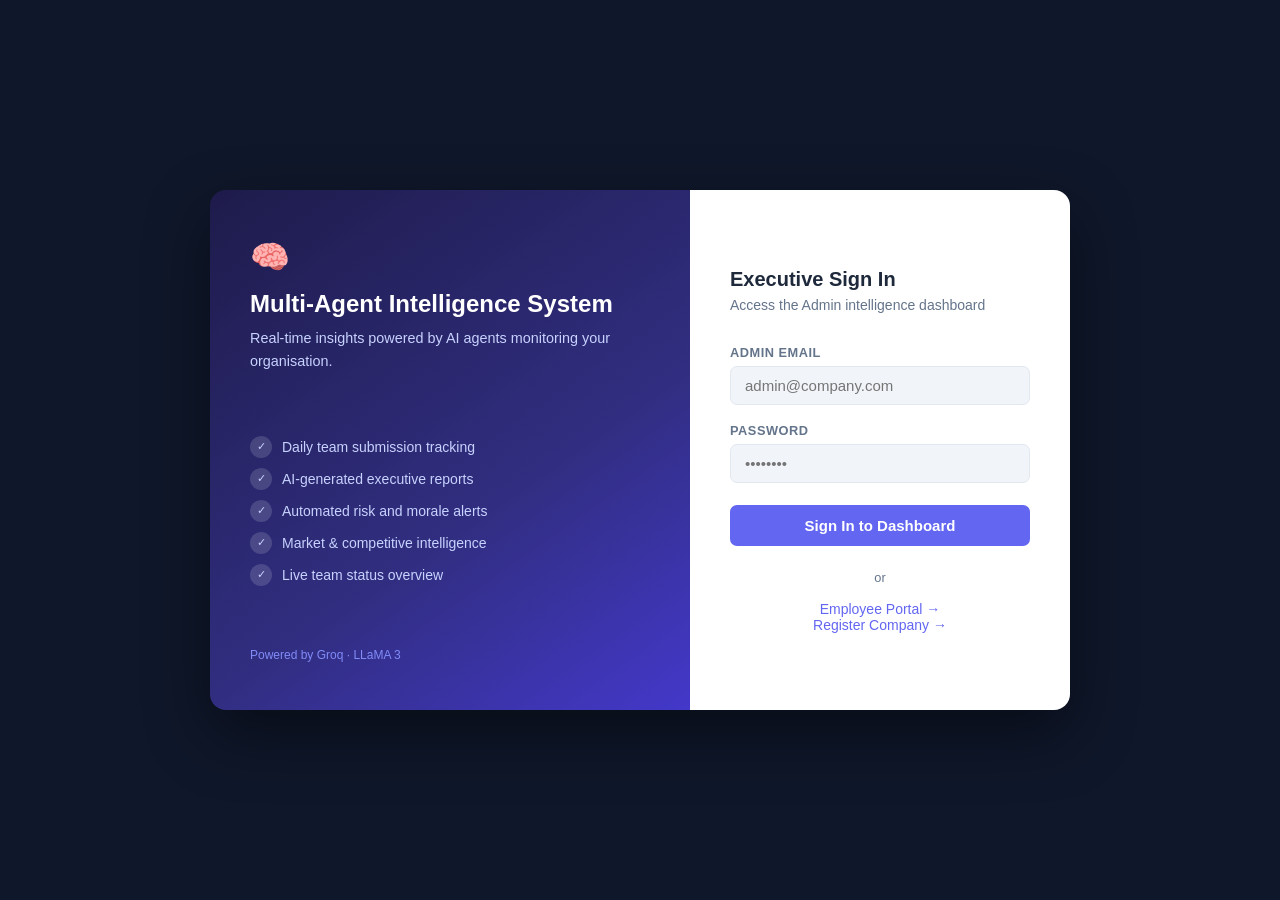
<file: frontend/admin/index.html>
<!DOCTYPE html>
<html lang="en">
<head>
  <meta charset="UTF-8" />
  <meta name="viewport" content="width=device-width, initial-scale=1.0" />
  <title>Admin Dashboard – Sign In</title>
  <style>
    *, *::before, *::after { box-sizing: border-box; margin: 0; padding: 0; }

    :root {
      --dark:      #0f172a;
      --accent:    #6366f1;
      --accent-h:  #4f46e5;
      --accent-lt: #eef2ff;
      --error:     #dc2626;
      --error-lt:  #fef2f2;
      --text:      #1e293b;
      --muted:     #64748b;
      --border:    #e2e8f0;
      --bg:        #f1f5f9;
      --surface:   #ffffff;
      --radius:    10px;
    }

    body {
      font-family: -apple-system, BlinkMacSystemFont, 'Segoe UI', sans-serif;
      background: var(--dark);
      color: var(--text);
      min-height: 100vh;
      display: flex;
      align-items: center;
      justify-content: center;
      padding: 1rem;
    }

    /* ── Two-panel layout ── */
    .shell {
      display: flex;
      width: 100%;
      max-width: 860px;
      min-height: 520px;
      border-radius: 16px;
      overflow: hidden;
      box-shadow: 0 24px 64px rgba(0,0,0,.45);
    }

    /* ── Left panel (branding) ── */
    .left-panel {
      flex: 1;
      background: linear-gradient(145deg, #1e1b4b 0%, #312e81 60%, #4338ca 100%);
      color: #fff;
      padding: 3rem 2.5rem;
      display: flex;
      flex-direction: column;
      justify-content: space-between;
    }
    .left-panel .logo {
      font-size: 2rem;
      margin-bottom: .75rem;
    }
    .left-panel h1 {
      font-size: 1.5rem;
      font-weight: 800;
      line-height: 1.3;
      margin-bottom: .5rem;
    }
    .left-panel p {
      font-size: .9rem;
      color: #c7d2fe;
      line-height: 1.6;
    }
    .features {
      list-style: none;
      display: flex;
      flex-direction: column;
      gap: .625rem;
    }
    .features li {
      display: flex;
      align-items: center;
      gap: .625rem;
      font-size: .875rem;
      color: #c7d2fe;
    }
    .features li::before {
      content: '✓';
      background: rgba(255,255,255,.15);
      border-radius: 50%;
      width: 22px;
      height: 22px;
      display: flex;
      align-items: center;
      justify-content: center;
      font-size: .7rem;
      flex-shrink: 0;
    }
    .powered-by {
      font-size: .75rem;
      color: #818cf8;
    }

    /* ── Right panel (form) ── */
    .right-panel {
      width: 380px;
      flex-shrink: 0;
      background: var(--surface);
      padding: 3rem 2.5rem;
      display: flex;
      flex-direction: column;
      justify-content: center;
    }
    .right-panel h2 {
      font-size: 1.25rem;
      font-weight: 700;
      margin-bottom: .375rem;
    }
    .right-panel .sub {
      font-size: .875rem;
      color: var(--muted);
      margin-bottom: 2rem;
    }

    /* ── Form ── */
    .field { margin-bottom: 1.125rem; }
    .field label {
      display: block;
      font-size: .8rem;
      font-weight: 600;
      color: var(--muted);
      text-transform: uppercase;
      letter-spacing: .04em;
      margin-bottom: .375rem;
    }
    .field input {
      width: 100%;
      padding: .625rem .875rem;
      border: 1.5px solid var(--border);
      border-radius: 7px;
      font-size: .9375rem;
      color: var(--text);
      background: var(--bg);
      outline: none;
      transition: border-color .15s, box-shadow .15s;
    }
    .field input:focus {
      border-color: var(--accent);
      box-shadow: 0 0 0 3px rgba(99,102,241,.16);
      background: var(--surface);
    }

    .error-banner {
      display: none;
      align-items: center;
      gap: .5rem;
      background: var(--error-lt);
      border: 1px solid #fca5a5;
      border-radius: 7px;
      padding: .6rem .875rem;
      margin-bottom: 1rem;
      font-size: .875rem;
      color: var(--error);
    }
    .error-banner.visible { display: flex; }

    .btn {
      width: 100%;
      padding: .75rem 1rem;
      background: var(--accent);
      color: #fff;
      border: none;
      border-radius: 7px;
      font-size: .9375rem;
      font-weight: 600;
      cursor: pointer;
      transition: background .15s, opacity .15s;
      margin-top: .25rem;
    }
    .btn:hover    { background: var(--accent-h); }
    .btn:disabled { opacity: .6; cursor: not-allowed; }

    .divider {
      text-align: center;
      margin: 1.5rem 0 1rem;
      font-size: .8rem;
      color: var(--muted);
    }
    .emp-link {
      display: block;
      text-align: center;
      font-size: .875rem;
      color: var(--accent);
      text-decoration: none;
      font-weight: 500;
    }
    .emp-link:hover { text-decoration: underline; }

    /* ── Responsive: hide left panel on small screens ── */
    @media (max-width: 640px) {
      .shell       { flex-direction: column; max-width: 420px; }
      .left-panel  { display: none; }
      .right-panel { width: 100%; padding: 2rem 1.5rem; }
    }
  </style>
</head>
<body>

  <div class="shell">

    <!-- Left branding panel -->
    <div class="left-panel">
      <div>
        <div class="logo">🧠</div>
        <h1>Multi-Agent Intelligence System</h1>
        <p>Real-time insights powered by AI agents monitoring your organisation.</p>
      </div>

      <ul class="features">
        <li>Daily team submission tracking</li>
        <li>AI-generated executive reports</li>
        <li>Automated risk and morale alerts</li>
        <li>Market &amp; competitive intelligence</li>
        <li>Live team status overview</li>
      </ul>

      <span class="powered-by">Powered by Groq · LLaMA 3</span>
    </div>

    <!-- Right login form -->
    <div class="right-panel">
      <h2>Executive Sign In</h2>
      <p class="sub">Access the Admin intelligence dashboard</p>

      <div class="error-banner" id="error-banner" role="alert">
        <span>⚠</span>
        <span id="error-text">Invalid credentials.</span>
      </div>

      <form id="login-form" novalidate>
        <div class="field">
          <label for="email">Admin Email</label>
          <input id="email" type="email" autocomplete="email"
                 placeholder="admin@company.com" required />
        </div>
        <div class="field">
          <label for="password">Password</label>
          <input id="password" type="password" autocomplete="current-password"
                 placeholder="••••••••" required />
        </div>
        <button class="btn" type="submit" id="submit-btn">Sign In to Dashboard</button>
      </form>

      <div class="divider">or</div>
      <a class="emp-link" href="/employee/">Employee Portal →</a>
      <a class="emp-link" href="/register/">Register Company →</a>
    </div>

  </div>

  <script>
    const API       = window.location.origin;
    const TOKEN_KEY = 'admin_token';

    if (localStorage.getItem(TOKEN_KEY)) {
      window.location.replace('dashboard.html');
    }

    const form      = document.getElementById('login-form');
    const btn       = document.getElementById('submit-btn');
    const banner    = document.getElementById('error-banner');
    const errorText = document.getElementById('error-text');

    function showError(msg) {
      errorText.textContent = msg;
      banner.classList.add('visible');
    }

    form.addEventListener('submit', async (e) => {
      e.preventDefault();
      banner.classList.remove('visible');

      const email    = document.getElementById('email').value.trim();
      const password = document.getElementById('password').value;

      if (!email || !password) { showError('Please enter your email and password.'); return; }

      btn.disabled    = true;
      btn.textContent = 'Signing in…';

      try {
        const res = await fetch(`${API}/api/auth/login/ceo`, {
          method:  'POST',
          headers: { 'Content-Type': 'application/json' },
          body:    JSON.stringify({ email, password }),
        });

        if (res.ok) {
          const { access_token } = await res.json();
          localStorage.setItem(TOKEN_KEY, access_token);
          window.location.replace('dashboard.html');
        } else {
          const data = await res.json().catch(() => ({}));
          showError(data.detail || 'Invalid Admin credentials.');
          btn.disabled    = false;
          btn.textContent = 'Sign In to Dashboard';
        }
      } catch {
        showError('Cannot reach the server. Please try again.');
        btn.disabled    = false;
        btn.textContent = 'Sign In to Dashboard';
      }
    });
  </script>
</body>
</html>
</file>
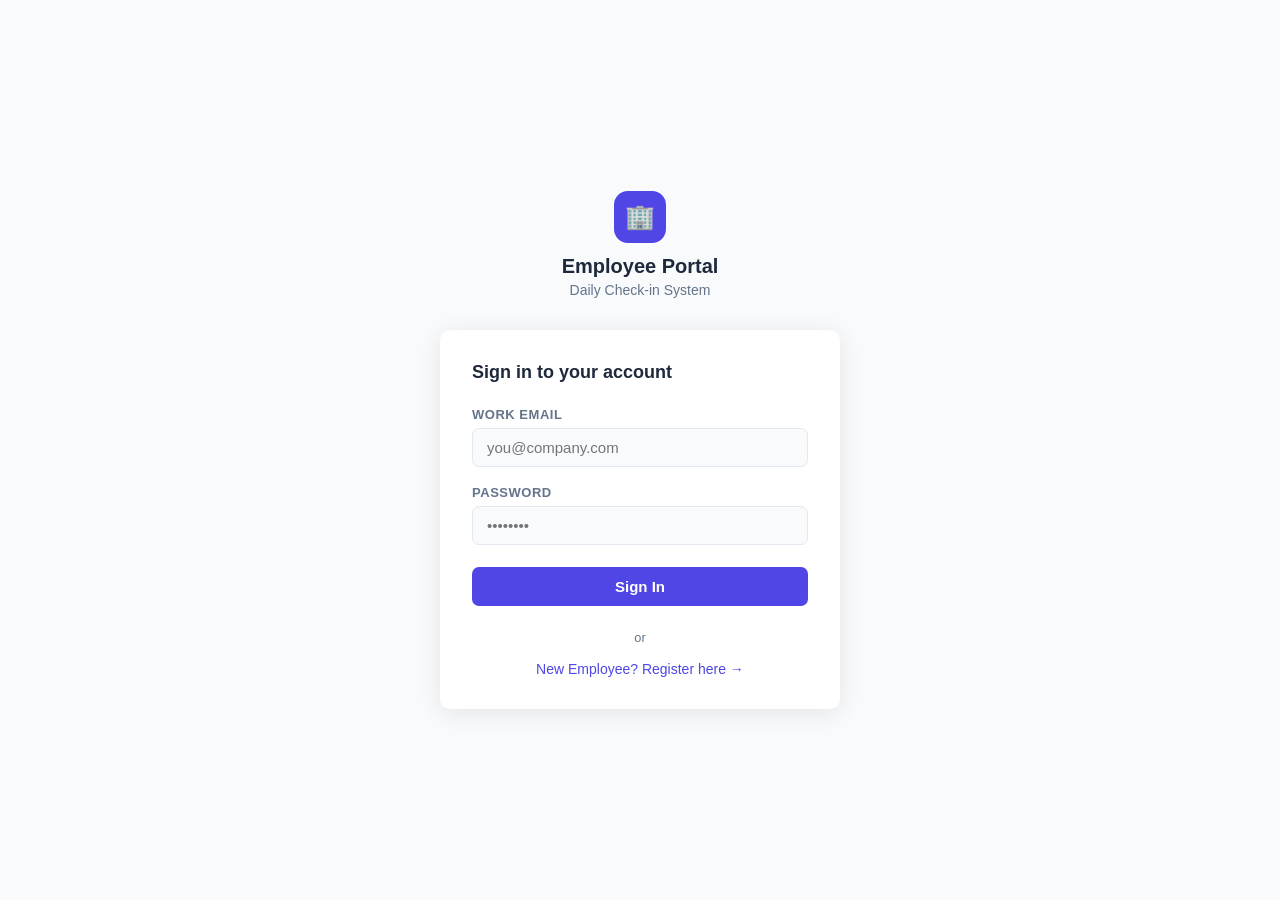
<file: frontend/employee/index.html>
<!DOCTYPE html>
<html lang="en">
<head>
  <meta charset="UTF-8" />
  <meta name="viewport" content="width=device-width, initial-scale=1.0" />
  <title>Employee Portal – Sign In</title>
  <style>
    *, *::before, *::after { box-sizing: border-box; margin: 0; padding: 0; }

    :root {
      --indigo:     #4f46e5;
      --indigo-h:   #4338ca;
      --indigo-lt:  #eef2ff;
      --error:      #dc2626;
      --error-lt:   #fef2f2;
      --text:       #1e293b;
      --muted:      #64748b;
      --border:     #e2e8f0;
      --bg:         #f8fafc;
      --surface:    #ffffff;
      --radius:     10px;
      --shadow:     0 4px 24px rgba(0,0,0,.09);
    }

    body {
      font-family: -apple-system, BlinkMacSystemFont, 'Segoe UI', sans-serif;
      background: var(--bg);
      color: var(--text);
      min-height: 100vh;
      display: flex;
      flex-direction: column;
      align-items: center;
      justify-content: center;
      padding: 1rem;
    }

    /* ── Brand mark ── */
    .brand {
      text-align: center;
      margin-bottom: 2rem;
    }
    .brand-icon {
      width: 52px; height: 52px;
      background: var(--indigo);
      border-radius: 14px;
      display: inline-flex;
      align-items: center;
      justify-content: center;
      margin-bottom: .75rem;
      font-size: 1.5rem;
    }
    .brand h1 { font-size: 1.25rem; font-weight: 700; color: var(--text); }
    .brand p  { font-size: .875rem; color: var(--muted); margin-top: .25rem; }

    /* ── Card ── */
    .card {
      background: var(--surface);
      border-radius: var(--radius);
      box-shadow: var(--shadow);
      padding: 2rem;
      width: 100%;
      max-width: 400px;
    }
    .card h2 { font-size: 1.125rem; font-weight: 600; margin-bottom: 1.5rem; }

    /* ── Form ── */
    .field { margin-bottom: 1.125rem; }
    .field label {
      display: block;
      font-size: .8125rem;
      font-weight: 600;
      color: var(--muted);
      text-transform: uppercase;
      letter-spacing: .04em;
      margin-bottom: .375rem;
    }
    .field input {
      width: 100%;
      padding: .625rem .875rem;
      border: 1.5px solid var(--border);
      border-radius: 7px;
      font-size: .9375rem;
      color: var(--text);
      background: var(--bg);
      transition: border-color .15s, box-shadow .15s;
      outline: none;
    }
    .field input:focus {
      border-color: var(--indigo);
      box-shadow: 0 0 0 3px rgba(79,70,229,.15);
      background: var(--surface);
    }

    /* ── Error banner ── */
    .error-banner {
      display: none;
      align-items: center;
      gap: .5rem;
      background: var(--error-lt);
      border: 1px solid #fca5a5;
      border-radius: 7px;
      padding: .625rem .875rem;
      margin-bottom: 1rem;
      font-size: .875rem;
      color: var(--error);
    }
    .error-banner.visible { display: flex; }

    /* ── Button ── */
    .btn {
      width: 100%;
      padding: .7rem 1rem;
      background: var(--indigo);
      color: #fff;
      border: none;
      border-radius: 7px;
      font-size: .9375rem;
      font-weight: 600;
      cursor: pointer;
      transition: background .15s, opacity .15s;
      margin-top: .25rem;
    }
    .btn:hover  { background: var(--indigo-h); }
    .btn:active { opacity: .85; }
    .btn:disabled { opacity: .6; cursor: not-allowed; }

    .divider {
      text-align: center;
      margin: 1.5rem 0 1rem;
      font-size: .8rem;
      color: var(--muted);
    }
    .ceo-link {
      display: block;
      text-align: center;
      font-size: .875rem;
      color: var(--indigo);
      text-decoration: none;
      font-weight: 500;
    }
    .ceo-link:hover { text-decoration: underline; }
  </style>
</head>
<body>

  <div class="brand">
    <div class="brand-icon">🏢</div>
    <h1>Employee Portal</h1>
    <p>Daily Check-in System</p>
  </div>

  <div class="card">
    <h2>Sign in to your account</h2>

    <div class="error-banner" id="error-banner" role="alert">
      <span>⚠</span>
      <span id="error-text">Invalid email or password.</span>
    </div>

    <form id="login-form" novalidate>
      <div class="field">
        <label for="email">Work Email</label>
        <input id="email" type="email" autocomplete="email"
               placeholder="you@company.com" required />
      </div>
      <div class="field">
        <label for="password">Password</label>
        <input id="password" type="password" autocomplete="current-password"
               placeholder="••••••••" required />
      </div>
      <button class="btn" type="submit" id="submit-btn">Sign In</button>
    </form>

    <div class="divider">or</div>
    <a class="ceo-link" href="/employee/register/">New Employee? Register here →</a>
  </div>

  <script>
    const API = window.location.origin;
    const TOKEN_KEY = 'emp_token';

    // If already logged in, skip to dashboard
    if (localStorage.getItem(TOKEN_KEY)) {
      window.location.replace('dashboard.html');
    }

    const form      = document.getElementById('login-form');
    const btn       = document.getElementById('submit-btn');
    const banner    = document.getElementById('error-banner');
    const errorText = document.getElementById('error-text');

    function showError(msg) {
      errorText.textContent = msg;
      banner.classList.add('visible');
    }
    function hideError() {
      banner.classList.remove('visible');
    }

    form.addEventListener('submit', async (e) => {
      e.preventDefault();
      hideError();

      const email    = document.getElementById('email').value.trim();
      const password = document.getElementById('password').value;

      if (!email || !password) {
        showError('Please enter your email and password.');
        return;
      }

      btn.disabled    = true;
      btn.textContent = 'Signing in…';

      try {
        const res = await fetch(`${API}/api/auth/login/employee`, {
          method:  'POST',
          headers: { 'Content-Type': 'application/json' },
          body:    JSON.stringify({ email, password }),
        });

        if (res.ok) {
          const { access_token } = await res.json();
          localStorage.setItem(TOKEN_KEY, access_token);
          window.location.replace('dashboard.html');
        } else {
          const data = await res.json().catch(() => ({}));
          showError(data.detail || 'Invalid email or password.');
          btn.disabled    = false;
          btn.textContent = 'Sign In';
        }
      } catch {
        showError('Cannot reach the server. Please try again.');
        btn.disabled    = false;
        btn.textContent = 'Sign In';
      }
    });
  </script>
</body>
</html>
</file>
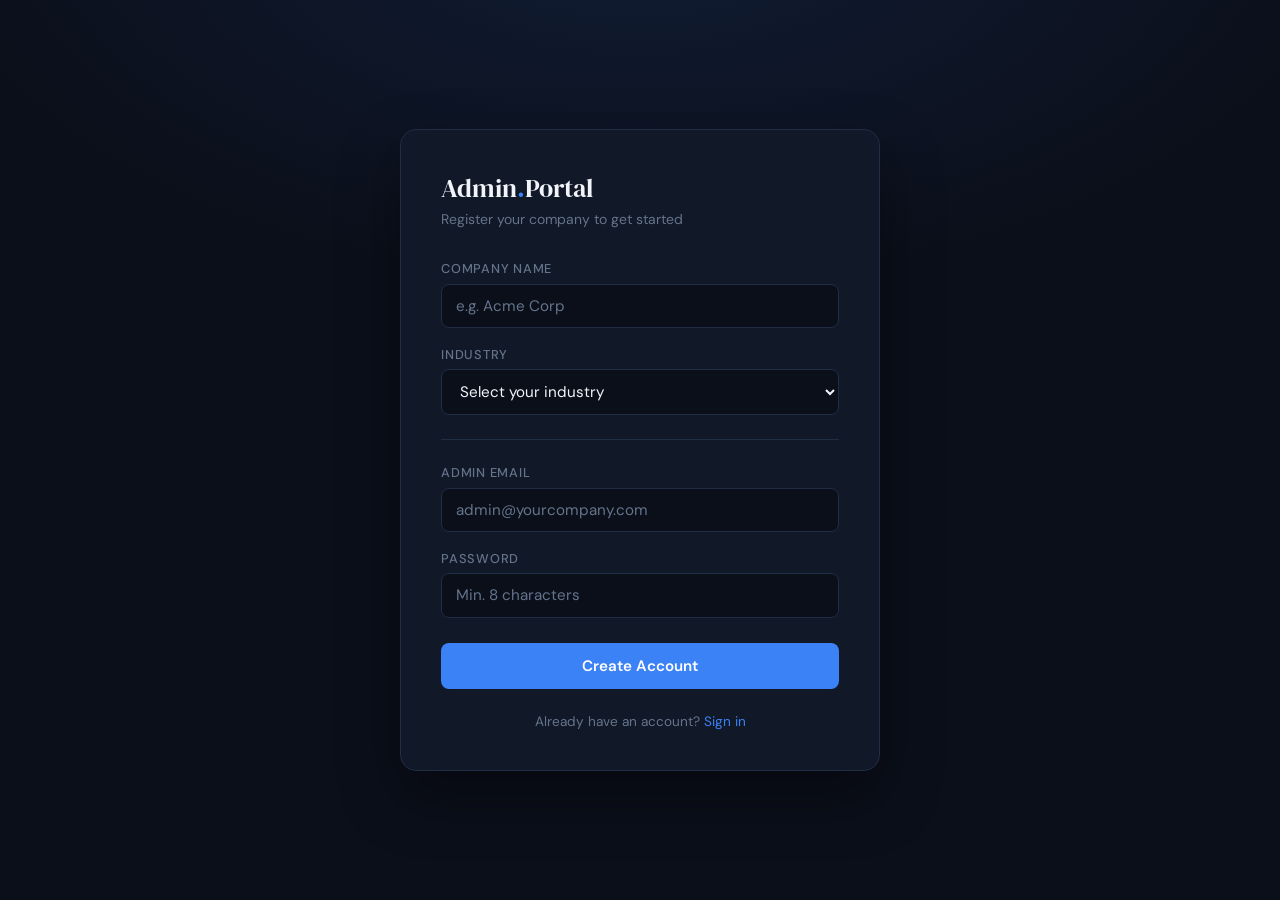
<file: frontend/register/index.html>
<!DOCTYPE html>
<html lang="en">
<head>
  <meta charset="UTF-8" />
  <meta name="viewport" content="width=device-width, initial-scale=1.0" />
  <title>Register Your Company</title>
  <link href="https://fonts.googleapis.com/css2?family=DM+Serif+Display&family=DM+Sans:wght@300;400;500;600&display=swap" rel="stylesheet" />
  <style>
    *, *::before, *::after { box-sizing: border-box; margin: 0; padding: 0; }

    :root {
      --bg:        #0b0f1a;
      --surface:   #111827;
      --border:    #1f2d45;
      --accent:    #3b82f6;
      --accent-h:  #2563eb;
      --text:      #f1f5f9;
      --muted:     #64748b;
      --error:     #ef4444;
      --success:   #22c55e;
    }

    body {
      background: var(--bg);
      color: var(--text);
      font-family: 'DM Sans', sans-serif;
      min-height: 100vh;
      display: grid;
      place-items: center;
      padding: 2rem;
      background-image:
        radial-gradient(ellipse 80% 60% at 50% -10%, rgba(59,130,246,0.12) 0%, transparent 70%);
    }

    .card {
      background: var(--surface);
      border: 1px solid var(--border);
      border-radius: 16px;
      padding: 2.5rem;
      width: 100%;
      max-width: 480px;
      box-shadow: 0 25px 60px rgba(0,0,0,0.4);
      animation: fadeUp 0.5s ease both;
    }

    @keyframes fadeUp {
      from { opacity: 0; transform: translateY(20px); }
      to   { opacity: 1; transform: translateY(0); }
    }

    .logo {
      font-family: 'DM Serif Display', serif;
      font-size: 1.6rem;
      color: var(--text);
      margin-bottom: 0.25rem;
    }

    .logo span { color: var(--accent); }

    .subtitle {
      color: var(--muted);
      font-size: 0.875rem;
      margin-bottom: 2rem;
    }

    .alert {
      display: none;
      padding: 0.75rem 1rem;
      border-radius: 8px;
      font-size: 0.85rem;
      margin-bottom: 1.25rem;
    }
    .alert.error   { background: rgba(239,68,68,0.1);  border: 1px solid rgba(239,68,68,0.3);  color: #fca5a5; display: flex; align-items: center; gap: 0.5rem; }
    .alert.success { background: rgba(34,197,94,0.1);  border: 1px solid rgba(34,197,94,0.3);  color: #86efac; display: flex; align-items: center; gap: 0.5rem; }

    .field { margin-bottom: 1.1rem; }

    label {
      display: block;
      font-size: 0.8rem;
      font-weight: 500;
      color: var(--muted);
      text-transform: uppercase;
      letter-spacing: 0.06em;
      margin-bottom: 0.4rem;
    }

    input, select {
      width: 100%;
      background: var(--bg);
      border: 1px solid var(--border);
      border-radius: 8px;
      padding: 0.7rem 0.9rem;
      color: var(--text);
      font-family: 'DM Sans', sans-serif;
      font-size: 0.95rem;
      outline: none;
      transition: border-color 0.2s;
    }
    input::placeholder { color: var(--muted); }
    input:focus, select:focus { border-color: var(--accent); }
    select option { background: var(--surface); }

    .btn {
      width: 100%;
      padding: 0.8rem;
      background: var(--accent);
      color: #fff;
      border: none;
      border-radius: 8px;
      font-family: 'DM Sans', sans-serif;
      font-size: 0.95rem;
      font-weight: 600;
      cursor: pointer;
      margin-top: 0.5rem;
      transition: background 0.2s, transform 0.1s;
    }
    .btn:hover { background: var(--accent-h); }
    .btn:active { transform: scale(0.98); }
    .btn:disabled { opacity: 0.6; cursor: not-allowed; }

    .footer {
      text-align: center;
      margin-top: 1.5rem;
      font-size: 0.85rem;
      color: var(--muted);
    }
    .footer a { color: var(--accent); text-decoration: none; }
    .footer a:hover { text-decoration: underline; }

    .divider {
      border: none;
      border-top: 1px solid var(--border);
      margin: 1.5rem 0;
    }
  </style>
</head>
<body>

<div class="card">
  <div class="logo">Admin<span>.</span>Portal</div>
  <p class="subtitle">Register your company to get started</p>

  <div class="alert" id="alert"></div>

  <div class="field">
    <label>Company Name</label>
    <input type="text" id="company_name" placeholder="e.g. Acme Corp" />
  </div>

  <div class="field">
    <label>Industry</label>
    <select id="industry">
      <option value="" disabled selected>Select your industry</option>
      <option>Insurance</option>
      <option>E-Commerce</option>
      <option>Technology</option>
      <option>Education</option>
      <option>Healthcare</option>
      <option>Finance</option>
      <option>Manufacturing</option>
      <option>Other</option>
    </select>
  </div>

  <hr class="divider" />

  <div class="field">
    <label>Admin Email</label>
    <input type="email" id="ceo_email" placeholder="admin@yourcompany.com" />
  </div>

  <div class="field">
    <label>Password</label>
    <input type="password" id="ceo_password" placeholder="Min. 8 characters" />
  </div>

  <button class="btn" id="register-btn" onclick="handleRegister()">Create Account</button>

  <div class="footer">
    Already have an account? <a href="/admin/">Sign in</a>
  </div>
</div>

<script>
  const API = window.location.origin;

  async function handleRegister() {
    const btn     = document.getElementById('register-btn');
    const alert   = document.getElementById('alert');
    const name    = document.getElementById('company_name').value.trim();
    const industry= document.getElementById('industry').value;
    const email   = document.getElementById('ceo_email').value.trim();
    const password= document.getElementById('ceo_password').value;

    // Basic validation
    alert.className = 'alert';
    alert.style.display = 'none';

    if (!name || !industry || !email || !password) {
      showAlert('error', 'All fields are required.');
      return;
    }
    if (password.length < 8) {
      showAlert('error', 'Password must be at least 8 characters.');
      return;
    }

    btn.disabled = true;
    btn.textContent = 'Creating account...';

    try {
      const res = await fetch(`${API}/api/auth/register`, {
        method: 'POST',
        headers: { 'Content-Type': 'application/json' },
        body: JSON.stringify({
          company_name: name,
          industry: industry,
          ceo_email: email,
          ceo_password: password
        })
      });

      const data = await res.json();

      if (res.ok) {
        showAlert('success', '✓ Company registered! Redirecting to sign in...');
        setTimeout(() => window.location.href = '/admin/', 2000);
      } else {
        showAlert('error', data.detail || 'Registration failed. Please try again.');
        btn.disabled = false;
        btn.textContent = 'Create Account';
      }
    } catch (err) {
      showAlert('error', 'Server error. Is the backend running?');
      btn.disabled = false;
      btn.textContent = 'Create Account';
    }
  }

  function showAlert(type, msg) {
    const el = document.getElementById('alert');
    el.className = `alert ${type}`;
    el.textContent = msg;
    el.style.display = 'flex';
  }
</script>

</body>
</html>
</file>
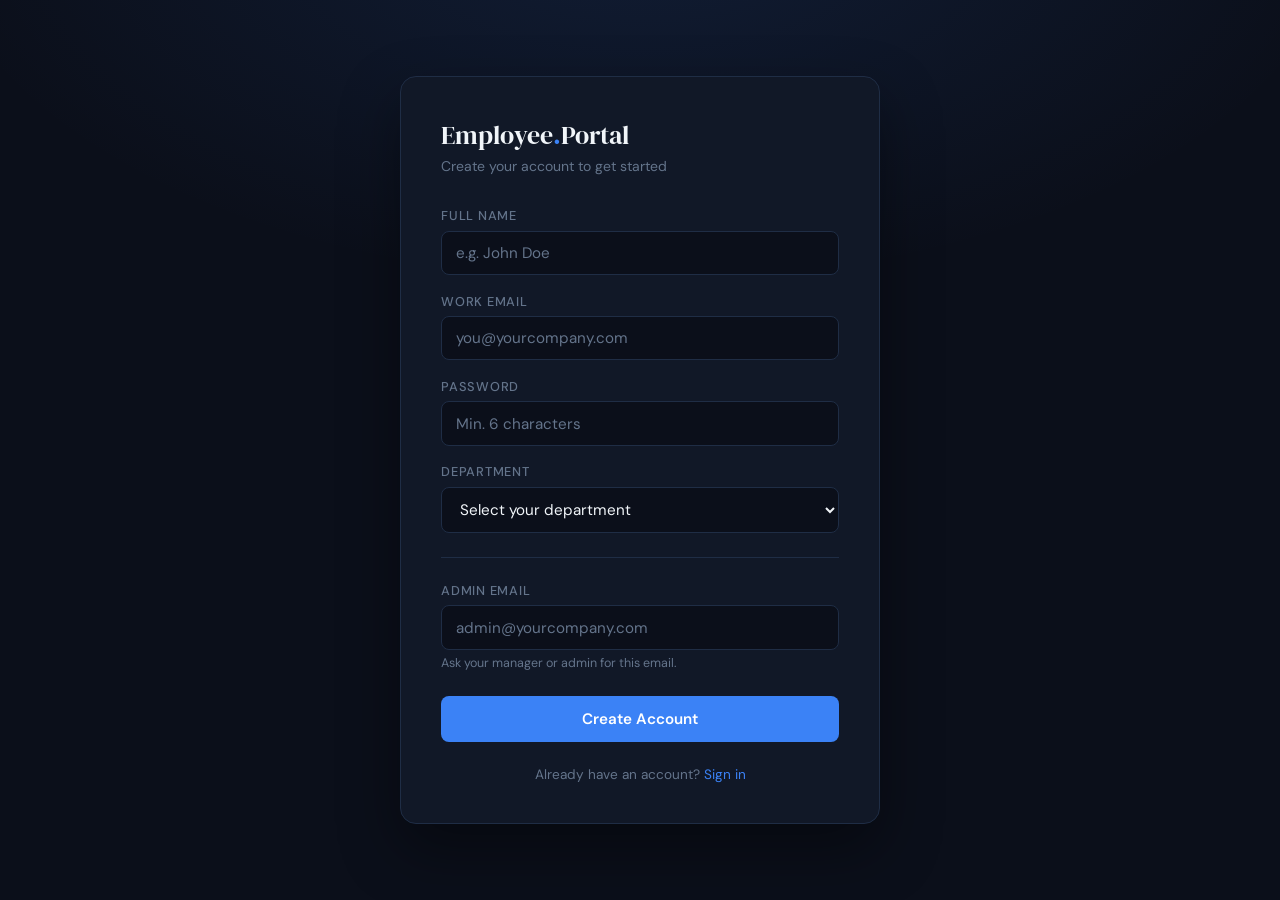
<file: frontend/employee/register/index.html>
<!DOCTYPE html>
<html lang="en">
<head>
  <meta charset="UTF-8" />
  <meta name="viewport" content="width=device-width, initial-scale=1.0" />
  <title>Employee Registration</title>
  <link href="https://fonts.googleapis.com/css2?family=DM+Serif+Display&family=DM+Sans:wght@300;400;500;600&display=swap" rel="stylesheet" />
  <style>
    *, *::before, *::after { box-sizing: border-box; margin: 0; padding: 0; }

    :root {
      --bg:        #0b0f1a;
      --surface:   #111827;
      --border:    #1f2d45;
      --accent:    #3b82f6;
      --accent-h:  #2563eb;
      --text:      #f1f5f9;
      --muted:     #64748b;
      --error:     #ef4444;
      --success:   #22c55e;
    }

    body {
      background: var(--bg);
      color: var(--text);
      font-family: 'DM Sans', sans-serif;
      min-height: 100vh;
      display: grid;
      place-items: center;
      padding: 2rem;
      background-image:
        radial-gradient(ellipse 80% 60% at 50% -10%, rgba(59,130,246,0.12) 0%, transparent 70%);
    }

    .card {
      background: var(--surface);
      border: 1px solid var(--border);
      border-radius: 16px;
      padding: 2.5rem;
      width: 100%;
      max-width: 480px;
      box-shadow: 0 25px 60px rgba(0,0,0,0.4);
      animation: fadeUp 0.5s ease both;
    }

    @keyframes fadeUp {
      from { opacity: 0; transform: translateY(20px); }
      to   { opacity: 1; transform: translateY(0); }
    }

    .logo {
      font-family: 'DM Serif Display', serif;
      font-size: 1.6rem;
      color: var(--text);
      margin-bottom: 0.25rem;
    }
    .logo span { color: var(--accent); }

    .subtitle {
      color: var(--muted);
      font-size: 0.875rem;
      margin-bottom: 2rem;
    }

    .alert {
      display: none;
      padding: 0.75rem 1rem;
      border-radius: 8px;
      font-size: 0.85rem;
      margin-bottom: 1.25rem;
    }
    .alert.error   { background: rgba(239,68,68,0.1); border: 1px solid rgba(239,68,68,0.3); color: #fca5a5; }
    .alert.success { background: rgba(34,197,94,0.1); border: 1px solid rgba(34,197,94,0.3); color: #86efac; }

    .field { margin-bottom: 1.1rem; }

    label {
      display: block;
      font-size: 0.8rem;
      font-weight: 500;
      color: var(--muted);
      text-transform: uppercase;
      letter-spacing: 0.06em;
      margin-bottom: 0.4rem;
    }

    input, select {
      width: 100%;
      background: var(--bg);
      border: 1px solid var(--border);
      border-radius: 8px;
      padding: 0.7rem 0.9rem;
      color: var(--text);
      font-family: 'DM Sans', sans-serif;
      font-size: 0.95rem;
      outline: none;
      transition: border-color 0.2s;
    }
    input::placeholder { color: var(--muted); }
    input:focus, select:focus { border-color: var(--accent); }
    select option { background: var(--surface); }

    .divider {
      border: none;
      border-top: 1px solid var(--border);
      margin: 1.5rem 0;
    }

    .hint {
      font-size: 0.78rem;
      color: var(--muted);
      margin-top: 0.3rem;
    }

    .btn {
      width: 100%;
      padding: 0.8rem;
      background: var(--accent);
      color: #fff;
      border: none;
      border-radius: 8px;
      font-family: 'DM Sans', sans-serif;
      font-size: 0.95rem;
      font-weight: 600;
      cursor: pointer;
      margin-top: 0.5rem;
      transition: background 0.2s, transform 0.1s;
    }
    .btn:hover { background: var(--accent-h); }
    .btn:active { transform: scale(0.98); }
    .btn:disabled { opacity: 0.6; cursor: not-allowed; }

    .footer {
      text-align: center;
      margin-top: 1.5rem;
      font-size: 0.85rem;
      color: var(--muted);
    }
    .footer a { color: var(--accent); text-decoration: none; }
    .footer a:hover { text-decoration: underline; }
  </style>
</head>
<body>

<div class="card">
  <div class="logo">Employee<span>.</span>Portal</div>
  <p class="subtitle">Create your account to get started</p>

  <div class="alert" id="alert"></div>

  <div class="field">
    <label>Full Name</label>
    <input type="text" id="name" placeholder="e.g. John Doe" />
  </div>

  <div class="field">
    <label>Work Email</label>
    <input type="email" id="email" placeholder="you@yourcompany.com" />
  </div>

  <div class="field">
    <label>Password</label>
    <input type="password" id="password" placeholder="Min. 6 characters" />
  </div>

  <div class="field">
    <label>Department</label>
    <select id="department">
      <option value="" disabled selected>Select your department</option>
      <option>Engineering</option>
      <option>Sales</option>
      <option>Marketing</option>
      <option>HR</option>
      <option>Finance</option>
      <option>Operations</option>
      <option>Risk</option>
      <option>Claims</option>
      <option>Other</option>
    </select>
  </div>

  <hr class="divider" />

  <div class="field">
    <label>Admin Email</label>
    <input type="email" id="admin_email" placeholder="admin@yourcompany.com" />
    <p class="hint">Ask your manager or admin for this email.</p>
  </div>

  <button class="btn" id="register-btn" onclick="handleRegister()">Create Account</button>

  <div class="footer">
    Already have an account? <a href="/employee/">Sign in</a>
  </div>
</div>

<script>
  const API = window.location.origin;

  async function handleRegister() {
    const btn        = document.getElementById('register-btn');
    const alertEl    = document.getElementById('alert');
    const name       = document.getElementById('name').value.trim();
    const email      = document.getElementById('email').value.trim();
    const password   = document.getElementById('password').value;
    const department = document.getElementById('department').value;
    const adminEmail = document.getElementById('admin_email').value.trim();

    alertEl.className = 'alert';
    alertEl.style.display = 'none';

    if (!name || !email || !password || !department || !adminEmail) {
      showAlert('error', 'All fields are required.');
      return;
    }
    if (password.length < 6) {
      showAlert('error', 'Password must be at least 6 characters.');
      return;
    }

    btn.disabled = true;
    btn.textContent = 'Creating account...';

    try {
      const res = await fetch(`${API}/api/auth/register/employee`, {
        method: 'POST',
        headers: { 'Content-Type': 'application/json' },
        body: JSON.stringify({
          name,
          email,
          password,
          department,
          admin_email: adminEmail
        })
      });

      const data = await res.json();

      if (res.ok) {
        showAlert('success', `✓ ${data.message} Redirecting to sign in...`);
        setTimeout(() => window.location.href = '/employee/', 2000);
      } else {
        showAlert('error', data.detail || 'Registration failed. Please try again.');
        btn.disabled = false;
        btn.textContent = 'Create Account';
      }
    } catch (err) {
      showAlert('error', 'Server error. Is the backend running?');
      btn.disabled = false;
      btn.textContent = 'Create Account';
    }
  }

  function showAlert(type, msg) {
    const el = document.getElementById('alert');
    el.className = `alert ${type}`;
    el.textContent = msg;
    el.style.display = 'block';
  }
</script>

</body>
</html>
</file>
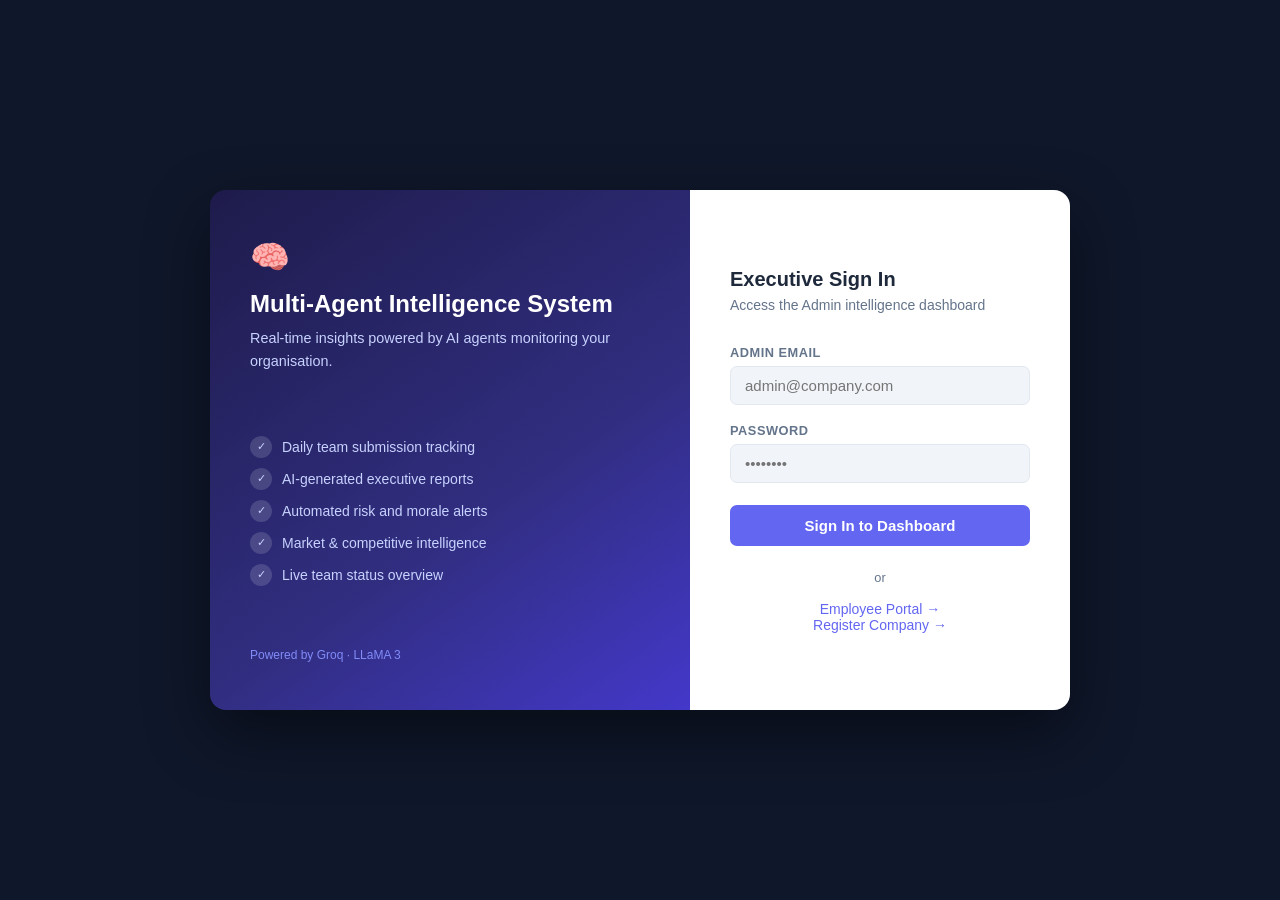
<file: frontend/admin/dashboard.html>
<!DOCTYPE html>
<html lang="en">
<head>
  <meta charset="UTF-8" />
  <meta name="viewport" content="width=device-width, initial-scale=1.0" />
  <title>Admin Intelligence Dashboard</title>
  <style>
    *, *::before, *::after { box-sizing: border-box; margin: 0; padding: 0; }

    :root {
      --dark:      #0f172a;
      --dark-2:    #1e293b;
      --accent:    #6366f1;
      --accent-h:  #4f46e5;
      --accent-lt: #eef2ff;
      --success:   #16a34a;
      --warning:   #d97706;
      --error:     #dc2626;
      --orange:    #ea580c;
      --blue:      #2563eb;
      --text:      #1e293b;
      --muted:     #64748b;
      --border:    #e2e8f0;
      --bg:        #f1f5f9;
      --surface:   #ffffff;
      --radius:    10px;
      --shadow:    0 2px 12px rgba(0,0,0,.07);
      --sidebar-w: 230px;
    }

    body {
      font-family: -apple-system, BlinkMacSystemFont, 'Segoe UI', sans-serif;
      background: var(--bg);
      color: var(--text);
      min-height: 100vh;
      display: flex;
    }

    /* ════════════════════ SIDEBAR ════════════════════ */
    .sidebar {
      width: var(--sidebar-w);
      min-height: 100vh;
      background: var(--dark);
      display: flex;
      flex-direction: column;
      flex-shrink: 0;
      position: fixed;
      top: 0; left: 0; bottom: 0;
      z-index: 200;
      overflow-y: auto;
    }

    .sidebar-brand {
      padding: 1.5rem 1.25rem 1.25rem;
      border-bottom: 1px solid rgba(255,255,255,.08);
    }
    .sidebar-brand .icon { font-size: 1.375rem; margin-bottom: .375rem; display: block; }
    .sidebar-brand h2 {
      font-size: .9375rem;
      font-weight: 700;
      color: #f1f5f9;
      line-height: 1.3;
    }
    .sidebar-brand .sub {
      font-size: .75rem;
      color: #64748b;
      margin-top: .2rem;
    }

    .sidebar-nav {
      flex: 1;
      padding: .75rem 0;
    }
    .nav-item {
      display: flex;
      align-items: center;
      gap: .625rem;
      padding: .625rem 1.25rem;
      color: #94a3b8;
      text-decoration: none;
      font-size: .875rem;
      font-weight: 500;
      border-left: 3px solid transparent;
      transition: color .15s, background .15s, border-color .15s;
      position: relative;
    }
    .nav-item:hover { color: #e2e8f0; background: rgba(255,255,255,.05); }
    .nav-item.active {
      color: #ffffff;
      background: rgba(99,102,241,.18);
      border-left-color: var(--accent);
    }
    .nav-icon { font-size: 1rem; width: 20px; text-align: center; }
    .nav-badge {
      margin-left: auto;
      background: var(--error);
      color: #fff;
      font-size: .7rem;
      font-weight: 700;
      border-radius: 999px;
      padding: .1rem .45rem;
      min-width: 20px;
      text-align: center;
    }

    .sidebar-footer {
      padding: 1rem 1.25rem;
      border-top: 1px solid rgba(255,255,255,.08);
    }
    .btn-ghost-dark {
      width: 100%;
      padding: .5rem .75rem;
      background: rgba(255,255,255,.07);
      border: 1px solid rgba(255,255,255,.12);
      border-radius: 7px;
      color: #94a3b8;
      font-size: .8125rem;
      font-weight: 500;
      cursor: pointer;
      text-align: left;
      transition: background .15s, color .15s;
    }
    .btn-ghost-dark:hover { background: rgba(255,255,255,.12); color: #e2e8f0; }

    /* ════════════════════ MAIN ════════════════════ */
    .main-content {
      margin-left: var(--sidebar-w);
      flex: 1;
      min-height: 100vh;
      overflow-y: auto;
    }

    /* ── Top bar ── */
    .topbar {
      height: 60px;
      background: var(--surface);
      border-bottom: 1px solid var(--border);
      display: flex;
      align-items: center;
      justify-content: space-between;
      padding: 0 1.75rem;
      position: sticky;
      top: 0;
      z-index: 100;
    }
    .topbar-title { font-weight: 700; font-size: 1rem; }
    .topbar-date  { font-size: .8125rem; color: var(--muted); }
    .refresh-btn {
      padding: .4rem .875rem;
      background: none;
      border: 1.5px solid var(--border);
      border-radius: 7px;
      font-size: .8125rem;
      font-weight: 500;
      color: var(--muted);
      cursor: pointer;
      transition: border-color .15s, color .15s;
    }
    .refresh-btn:hover { border-color: var(--accent); color: var(--accent); }

    /* ── Sections ── */
    .section {
      padding: 1.75rem;
      scroll-margin-top: 64px;
    }
    .section-header {
      display: flex;
      align-items: center;
      justify-content: space-between;
      margin-bottom: 1.25rem;
    }
    .section-header h2 {
      font-size: 1.0625rem;
      font-weight: 700;
    }

    /* ── KPI grid ── */
    .kpi-grid {
      display: grid;
      grid-template-columns: repeat(4, 1fr);
      gap: 1rem;
    }
    @media (max-width: 1100px) { .kpi-grid { grid-template-columns: repeat(2,1fr); } }
    @media (max-width:  640px) { .kpi-grid { grid-template-columns: 1fr; } }

    .kpi-card {
      background: var(--surface);
      border-radius: var(--radius);
      box-shadow: var(--shadow);
      padding: 1.25rem;
      display: flex;
      flex-direction: column;
      gap: .25rem;
      transition: box-shadow .2s;
    }
    .kpi-card:hover { box-shadow: 0 4px 20px rgba(0,0,0,.11); }
    .kpi-label { font-size: .75rem; font-weight: 600; text-transform: uppercase; letter-spacing: .05em; color: var(--muted); }
    .kpi-value { font-size: 2rem; font-weight: 800; line-height: 1.1; color: var(--text); }
    .kpi-sub   { font-size: .8rem; color: var(--muted); margin-top: .1rem; }
    .kpi-card.danger .kpi-value { color: var(--error); }
    .kpi-card.danger            { border-left: 3px solid var(--error); }

    .morale-track {
      height: 6px;
      background: var(--border);
      border-radius: 999px;
      margin-top: .5rem;
      overflow: hidden;
    }
    .morale-fill {
      height: 100%;
      border-radius: 999px;
      background: linear-gradient(90deg, #dc2626 0%, #d97706 40%, #16a34a 80%);
      transition: width .5s ease;
    }

    /* ── Buttons ── */
    .btn-primary {
      padding: .575rem 1.125rem;
      background: var(--accent);
      color: #fff;
      border: none;
      border-radius: 7px;
      font-size: .875rem;
      font-weight: 600;
      cursor: pointer;
      transition: background .15s, opacity .15s;
    }
    .btn-primary:hover    { background: var(--accent-h); }
    .btn-primary:disabled { opacity: .6; cursor: not-allowed; }

    /* ── Report panel ── */
    .report-wrapper {
      background: var(--surface);
      border-radius: var(--radius);
      box-shadow: var(--shadow);
      overflow: hidden;
    }
    .report-toolbar {
      padding: .875rem 1.25rem;
      background: #f8fafc;
      border-bottom: 1px solid var(--border);
      display: flex;
      align-items: center;
      justify-content: space-between;
    }
    .report-toolbar span { font-size: .8125rem; color: var(--muted); }

    .loading-state {
      display: none;
      flex-direction: column;
      align-items: center;
      justify-content: center;
      gap: 1rem;
      padding: 3rem 1.5rem;
      color: var(--muted);
      font-size: .9rem;
    }
    .loading-state.visible { display: flex; }
    .spinner {
      width: 36px; height: 36px;
      border: 3px solid var(--border);
      border-top-color: var(--accent);
      border-radius: 50%;
      animation: spin .75s linear infinite;
    }
    @keyframes spin { to { transform: rotate(360deg); } }

    /* Markdown prose */
    .prose {
      padding: 1.5rem;
      line-height: 1.75;
      font-size: .9375rem;
      color: var(--text);
    }
    .prose h1 { font-size: 1.375rem; font-weight: 800; margin: 1.5rem 0 .75rem; border-bottom: 2px solid var(--border); padding-bottom: .5rem; }
    .prose h2 { font-size: 1.125rem; font-weight: 700; margin: 1.25rem 0 .5rem; color: var(--dark); }
    .prose h3 { font-size: 1rem;     font-weight: 700; margin: 1rem 0 .375rem; color: var(--dark-2); }
    .prose p  { margin-bottom: .875rem; }
    .prose ul, .prose ol { margin: .5rem 0 .875rem 1.25rem; }
    .prose li { margin-bottom: .3rem; }
    .prose strong { font-weight: 700; }
    .prose em     { font-style: italic; color: var(--muted); }
    .prose code   { background: #f1f5f9; border-radius: 4px; padding: .1rem .35rem; font-size: .875rem; font-family: 'SF Mono', monospace; }
    .prose blockquote { border-left: 3px solid var(--accent); padding-left: 1rem; color: var(--muted); margin: .875rem 0; }
    .prose hr { border: none; border-top: 1px solid var(--border); margin: 1.25rem 0; }
    .empty-state { color: var(--muted); font-style: italic; }

    /* ── Alerts ── */
    .alerts-list { display: flex; flex-direction: column; gap: .625rem; }
    .alert-item {
      display: flex;
      align-items: flex-start;
      gap: .875rem;
      background: var(--surface);
      border-radius: var(--radius);
      box-shadow: var(--shadow);
      padding: .875rem 1rem;
      border-left: 4px solid var(--border);
    }
    .alert-item.critical { border-left-color: var(--error); }
    .alert-item.high     { border-left-color: var(--orange); }
    .alert-item.medium   { border-left-color: var(--warning); }
    .alert-item.low      { border-left-color: var(--blue); }

    .alert-severity {
      font-size: .7rem;
      font-weight: 700;
      text-transform: uppercase;
      letter-spacing: .06em;
      padding: .2rem .5rem;
      border-radius: 4px;
      flex-shrink: 0;
      margin-top: .1rem;
    }
    .alert-severity.critical { background: #fee2e2; color: var(--error); }
    .alert-severity.high     { background: #ffedd5; color: var(--orange); }
    .alert-severity.medium   { background: #fef3c7; color: var(--warning); }
    .alert-severity.low      { background: #dbeafe; color: var(--blue); }

    .alert-body    { flex: 1; }
    .alert-message { font-size: .9rem; font-weight: 500; }
    .alert-time    { font-size: .775rem; color: var(--muted); margin-top: .2rem; }
    .resolve-btn {
      flex-shrink: 0;
      padding: .35rem .75rem;
      background: none;
      border: 1.5px solid var(--border);
      border-radius: 6px;
      font-size: .8rem;
      font-weight: 500;
      color: var(--muted);
      cursor: pointer;
      transition: border-color .15s, color .15s;
      align-self: center;
    }
    .resolve-btn:hover { border-color: var(--success); color: var(--success); }

    /* ── Team table ── */
    .team-table {
      width: 100%;
      border-collapse: collapse;
      background: var(--surface);
      border-radius: var(--radius);
      box-shadow: var(--shadow);
      overflow: hidden;
    }
    .team-table th {
      padding: .75rem 1rem;
      text-align: left;
      font-size: .75rem;
      font-weight: 700;
      text-transform: uppercase;
      letter-spacing: .05em;
      color: var(--muted);
      background: #f8fafc;
      border-bottom: 1px solid var(--border);
    }
    .team-table td {
      padding: .75rem 1rem;
      font-size: .875rem;
      border-bottom: 1px solid var(--border);
    }
    .team-table tr:last-child td { border-bottom: none; }
    .team-table tr:hover td { background: #f8fafc; }

    .status-chip {
      display: inline-flex;
      align-items: center;
      gap: .35rem;
      font-size: .775rem;
      font-weight: 600;
      padding: .25rem .625rem;
      border-radius: 999px;
    }
    .chip-ok      { background: #dcfce7; color: #166534; }
    .chip-missed  { background: #fee2e2; color: #991b1b; }
    .chip-pending { background: #fef3c7; color: #92400e; }

    /* ── History list ── */
    .history-list { display: flex; flex-direction: column; gap: .5rem; }
    .history-item {
      display: flex;
      align-items: center;
      justify-content: space-between;
      background: var(--surface);
      border-radius: var(--radius);
      box-shadow: var(--shadow);
      padding: .75rem 1rem;
    }
    .history-item .h-meta { display: flex; flex-direction: column; }
    .history-item .h-type { font-size: .875rem; font-weight: 600; }
    .history-item .h-date { font-size: .775rem; color: var(--muted); margin-top: .15rem; }
    .view-btn {
      padding: .35rem .75rem;
      background: none;
      border: 1.5px solid var(--border);
      border-radius: 6px;
      font-size: .8rem;
      font-weight: 500;
      color: var(--accent);
      border-color: var(--accent);
      cursor: pointer;
      transition: background .15s;
    }
    .view-btn:hover { background: var(--accent-lt); }

    /* ── No-data state ── */
    .no-data {
      text-align: center;
      padding: 2.5rem 1rem;
      color: var(--muted);
      font-style: italic;
      font-size: .9rem;
    }

    /* ── Mobile sidebar toggle ── */
    @media (max-width: 900px) {
      .sidebar       { transform: translateX(-100%); transition: transform .25s; }
      .sidebar.open  { transform: none; }
      .main-content  { margin-left: 0; }
      .menu-btn      { display: flex !important; }
    }
    .menu-btn {
      display: none;
      align-items: center;
      justify-content: center;
      width: 36px; height: 36px;
      background: none;
      border: 1.5px solid var(--border);
      border-radius: 7px;
      cursor: pointer;
      font-size: 1.125rem;
      color: var(--muted);
    }
    .overlay {
      display: none;
      position: fixed;
      inset: 0;
      background: rgba(0,0,0,.4);
      z-index: 190;
    }
    .overlay.visible { display: block; }
  </style>
</head>
<body>

  <!-- Mobile overlay -->
  <div class="overlay" id="overlay"></div>

  <!-- ════════ SIDEBAR ════════ -->
  <aside class="sidebar" id="sidebar">
    <div class="sidebar-brand">
      <span class="icon">🧠</span>
      <h2>Admin Dashboard</h2>
      <span class="sub" id="company-name">Acme Tech Inc.</span>
    </div>

    <nav class="sidebar-nav">
      <a class="nav-item active" href="#overview" data-section="overview">
        <span class="nav-icon">📊</span> Overview
      </a>
      <a class="nav-item" href="#report" data-section="report">
        <span class="nav-icon">📋</span> Daily Report
      </a>
      <a class="nav-item" href="#alerts" data-section="alerts">
        <span class="nav-icon">🔔</span> Alerts
        <span class="nav-badge" id="nav-alert-badge" style="display:none"></span>
      </a>
      <a class="nav-item" href="#team" data-section="team">
        <span class="nav-icon">👥</span> Team Status
      </a>
      <a class="nav-item" href="#history" data-section="history">
        <span class="nav-icon">🗂️</span> Report History
      </a>
    </nav>

    <div class="sidebar-footer">
      <button class="btn-ghost-dark" id="logout-btn">⬅ Sign Out</button>
    </div>
  </aside>

  <!-- ════════ MAIN ════════ -->
  <div class="main-content">

    <!-- Top bar -->
    <div class="topbar">
      <div style="display:flex;align-items:center;gap:.875rem">
        <button class="menu-btn" id="menu-btn">☰</button>
        <span class="topbar-title" id="topbar-greeting">Good morning</span>
      </div>
      <div style="display:flex;align-items:center;gap:.875rem">
        <span class="topbar-date" id="topbar-date"></span>
        <button class="refresh-btn" id="refresh-btn">↻ Refresh</button>
      </div>
    </div>

    <!-- ── Overview ── -->
    <section class="section" id="overview">
      <div class="section-header">
        <h2>Overview</h2>
        <span style="font-size:.8rem;color:var(--muted)" id="last-refresh"></span>
      </div>

      <div class="kpi-grid">
        <div class="kpi-card" id="kpi-submissions">
          <span class="kpi-label">Submissions Today</span>
          <span class="kpi-value" id="kpi-sub-val">—</span>
          <span class="kpi-sub"  id="kpi-sub-sub"></span>
        </div>
        <div class="kpi-card" id="kpi-missed">
          <span class="kpi-label">Missed</span>
          <span class="kpi-value" id="kpi-miss-val">—</span>
          <span class="kpi-sub"  id="kpi-miss-sub"></span>
        </div>
        <div class="kpi-card" id="kpi-morale">
          <span class="kpi-label">Avg. Morale</span>
          <span class="kpi-value" id="kpi-mor-val">—</span>
          <div class="morale-track"><div class="morale-fill" id="morale-fill" style="width:0%"></div></div>
        </div>
        <div class="kpi-card" id="kpi-alerts">
          <span class="kpi-label">Open Alerts</span>
          <span class="kpi-value" id="kpi-alert-val">—</span>
          <span class="kpi-sub"  id="kpi-alert-sub"></span>
        </div>
      </div>
    </section>

    <!-- ── Daily Report ── -->
    <section class="section" id="report">
      <div class="section-header">
        <h2>Daily Intelligence Report</h2>
        <button class="btn-primary" id="generate-btn">⚡ Generate Report</button>
      </div>

      <div class="report-wrapper">
        <div class="report-toolbar">
          <span id="report-meta">No report generated yet</span>
        </div>
        <div class="loading-state" id="report-loading">
          <div class="spinner"></div>
          <span>Agents are working — this typically takes 20–40 seconds…</span>
        </div>
        <div class="prose" id="report-panel">
          <p class="empty-state">Click "Generate Report" to run the full agent pipeline:<br>
          Analyst → Research → Watchdog → Writer</p>
        </div>
      </div>
    </section>

    <!-- ── Alerts ── -->
    <section class="section" id="alerts">
      <div class="section-header">
        <h2>Active Alerts</h2>
        <span style="font-size:.8rem;color:var(--muted)" id="alert-count-label"></span>
      </div>
      <div class="alerts-list" id="alerts-list">
        <div class="no-data">Loading alerts…</div>
      </div>
    </section>

    <!-- ── Team Status ── -->
    <section class="section" id="team">
      <div class="section-header">
        <h2>Team Status</h2>
        <span style="font-size:.8rem;color:var(--muted)" id="team-count-label"></span>
      </div>
      <table class="team-table">
        <thead>
          <tr>
            <th>Employee</th>
            <th>Department</th>
            <th>Status</th>
            <th>Submitted At</th>
          </tr>
        </thead>
        <tbody id="team-tbody">
          <tr><td colspan="4" style="text-align:center;color:var(--muted);padding:2rem">Loading…</td></tr>
        </tbody>
      </table>
    </section>

    <!-- ── Report History ── -->
    <section class="section" id="history">
      <div class="section-header">
        <h2>Report History</h2>
      </div>
      <div class="history-list" id="history-list">
        <div class="no-data">Loading history…</div>
      </div>
    </section>

  </div><!-- /main-content -->

  <script>
    /* ══════════════════════════════════════════════
       CONSTANTS & AUTH
    ══════════════════════════════════════════════ */
    const API       = window.location.origin;
    const TOKEN_KEY = 'admin_token';
    const token     = localStorage.getItem(TOKEN_KEY);

    if (!token) window.location.replace('index.html');

    function authHeaders(json = true) {
      const h = { Authorization: `Bearer ${token}` };
      if (json) h['Content-Type'] = 'application/json';
      return h;
    }

    async function apiFetch(path, opts = {}) {
      const res = await fetch(`${API}${path}`, {
        headers: authHeaders(),
        ...opts,
      });
      if (res.status === 401 || res.status === 403) {
        localStorage.removeItem(TOKEN_KEY);
        window.location.replace('index.html');
      }
      return res;
    }

    /* ══════════════════════════════════════════════
       HELPERS
    ══════════════════════════════════════════════ */
    function fmtDate(d = new Date()) {
      return d.toLocaleDateString('en-US', { weekday:'long', year:'numeric', month:'long', day:'numeric' });
    }
    function fmtTime(iso) {
      if (!iso) return '—';
      return new Date(iso).toLocaleTimeString('en-US', { hour:'2-digit', minute:'2-digit' });
    }
    function fmtDateTime(iso) {
      if (!iso) return '—';
      const d = new Date(iso);
      return d.toLocaleDateString('en-US', { month:'short', day:'numeric' }) + ' ' +
             d.toLocaleTimeString('en-US', { hour:'2-digit', minute:'2-digit' });
    }

    /* ── Minimal Markdown → HTML renderer ── */
    function renderMarkdown(md) {
      if (!md) return '';
      const lines  = md.split('\n');
      let   html   = '';
      let   inList = false;

      for (let raw of lines) {
        let line = raw
          .replace(/&/g,'&amp;').replace(/</g,'&lt;').replace(/>/g,'&gt;')   // escape HTML
          .replace(/\*\*(.+?)\*\*/g, '<strong>$1</strong>')
          .replace(/\*(.+?)\*/g,     '<em>$1</em>')
          .replace(/`(.+?)`/g,       '<code>$1</code>');

        if (/^#{4}\s/.test(raw))      { if(inList){html+='</ul>';inList=false;} html += `<h3>${line.slice(5)}</h3>`; continue; }
        if (/^#{3}\s/.test(raw))      { if(inList){html+='</ul>';inList=false;} html += `<h3>${line.slice(4)}</h3>`; continue; }
        if (/^#{2}\s/.test(raw))      { if(inList){html+='</ul>';inList=false;} html += `<h2>${line.slice(3)}</h2>`; continue; }
        if (/^#{1}\s/.test(raw))      { if(inList){html+='</ul>';inList=false;} html += `<h1>${line.slice(2)}</h1>`; continue; }
        if (/^---+$/.test(raw))       { if(inList){html+='</ul>';inList=false;} html += '<hr>'; continue; }
        if (/^[-*]\s/.test(raw))      { if(!inList){html+='<ul>';inList=true;} html += `<li>${line.slice(2)}</li>`; continue; }
        if (/^\d+\.\s/.test(raw))     { if(!inList){html+='<ul>';inList=true;} html += `<li>${line.replace(/^\d+\.\s/,'')}</li>`; continue; }
        if (/^>\s/.test(raw))         { if(inList){html+='</ul>';inList=false;} html += `<blockquote>${line.slice(2)}</blockquote>`; continue; }

        if (inList)  { html += '</ul>'; inList = false; }
        if (line.trim() === '') { html += '<br>'; continue; }
        html += `<p>${line}</p>`;
      }
      if (inList) html += '</ul>';
      return html;
    }

    /* ══════════════════════════════════════════════
       INIT
    ══════════════════════════════════════════════ */
    const hour = new Date().getHours();
    const greetWord = hour < 12 ? 'Good morning' : hour < 17 ? 'Good afternoon' : 'Good evening';
    document.getElementById('topbar-greeting').textContent = greetWord;
    document.getElementById('topbar-date').textContent     = fmtDate();

    /* ── Mobile sidebar ── */
    const sidebar = document.getElementById('sidebar');
    const overlay = document.getElementById('overlay');
    document.getElementById('menu-btn').addEventListener('click', () => {
      sidebar.classList.toggle('open');
      overlay.classList.toggle('visible');
    });
    overlay.addEventListener('click', () => {
      sidebar.classList.remove('open');
      overlay.classList.remove('visible');
    });

    /* ── Sidebar nav active state on scroll ── */
    const sections = document.querySelectorAll('.section');
    const navItems = document.querySelectorAll('.nav-item');
    const observer = new IntersectionObserver((entries) => {
      entries.forEach(entry => {
        if (entry.isIntersecting) {
          navItems.forEach(n => n.classList.remove('active'));
          const active = document.querySelector(`.nav-item[data-section="${entry.target.id}"]`);
          if (active) active.classList.add('active');
        }
      });
    }, { rootMargin: '-50% 0px -50% 0px' });
    sections.forEach(s => observer.observe(s));

    /* ── Nav click: close mobile sidebar ── */
    navItems.forEach(item => {
      item.addEventListener('click', () => {
        sidebar.classList.remove('open');
        overlay.classList.remove('visible');
      });
    });

    /* ── Logout ── */
    document.getElementById('logout-btn').addEventListener('click', async () => {
      await apiFetch('/api/admin/logout', { method: 'POST' }).catch(() => {});
      localStorage.removeItem(TOKEN_KEY);
      window.location.replace('index.html');
    });

    /* ══════════════════════════════════════════════
       KPI DASHBOARD
    ══════════════════════════════════════════════ */
    async function loadKPIs() {
      try {
        const res  = await apiFetch('/api/admin/dashboard');
        const data = await res.json();

        const subVal  = `${data.submissions_today}/${data.total_employees}`;
        const subPct  = data.total_employees ? Math.round(data.submissions_today / data.total_employees * 100) : 0;
        const missPct = data.total_employees ? Math.round(data.missed_submissions / data.total_employees * 100) : 0;

        document.getElementById('kpi-sub-val').textContent   = subVal;
        document.getElementById('kpi-sub-sub').textContent   = `${subPct}% of team`;
        document.getElementById('kpi-miss-val').textContent  = data.missed_submissions;
        document.getElementById('kpi-miss-sub').textContent  = `${missPct}% of headcount`;
        document.getElementById('kpi-mor-val').textContent   = data.average_morale ? data.average_morale.toFixed(1) : '—';
        document.getElementById('kpi-alert-val').textContent = data.open_alerts;
        document.getElementById('kpi-alert-sub').textContent = data.open_alerts === 1 ? '1 needs attention' : `${data.open_alerts} unresolved`;

        // Morale gauge (0–100 %)
        const morPct = data.average_morale ? ((data.average_morale - 1) / 4) * 100 : 0;
        document.getElementById('morale-fill').style.width = `${morPct}%`;

        // Danger styling for open alerts
        const alertCard = document.getElementById('kpi-alerts');
        alertCard.classList.toggle('danger', data.open_alerts > 0);

        // Update nav badge
        const badge = document.getElementById('nav-alert-badge');
        if (data.open_alerts > 0) {
          badge.textContent   = data.open_alerts;
          badge.style.display = 'inline';
        } else {
          badge.style.display = 'none';
        }

        document.getElementById('last-refresh').textContent =
          `Last refreshed ${new Date().toLocaleTimeString('en-US', { hour:'2-digit', minute:'2-digit' })}`;
      } catch (err) {
        console.error('KPI load failed', err);
      }
    }

    /* ══════════════════════════════════════════════
       REPORT GENERATION
    ══════════════════════════════════════════════ */
    document.getElementById('generate-btn').addEventListener('click', async () => {
      const btn      = document.getElementById('generate-btn');
      const loading  = document.getElementById('report-loading');
      const panel    = document.getElementById('report-panel');
      const metaEl   = document.getElementById('report-meta');

      btn.disabled      = true;
      btn.textContent   = '⏳ Running agents…';
      loading.classList.add('visible');
      panel.innerHTML   = '';

      try {
        const res  = await apiFetch('/api/admin/report/daily');
        const data = await res.json();

        loading.classList.remove('visible');
        panel.innerHTML = renderMarkdown(data.content);
        metaEl.textContent =
          `Report #${data.report_id} · Generated ${fmtDateTime(data.generated_at)} · ${data.alert_count} alert(s)`;

        // Refresh KPIs and history after report generation
        loadKPIs();
        loadHistory();
      } catch (err) {
        loading.classList.remove('visible');
        panel.innerHTML = `<p style="color:var(--error)">Failed to generate report. Please try again.</p>`;
      }

      btn.disabled    = false;
      btn.textContent = '⚡ Generate Report';
    });

    /* ══════════════════════════════════════════════
       ALERTS
    ══════════════════════════════════════════════ */
    async function loadAlerts() {
      const container = document.getElementById('alerts-list');
      try {
        const res    = await apiFetch('/api/admin/alerts');
        const alerts = await res.json();

        document.getElementById('alert-count-label').textContent =
          alerts.length ? `${alerts.length} unresolved` : 'All clear';

        if (!alerts.length) {
          container.innerHTML = '<div class="no-data">✅ No active alerts. All clear.</div>';
          return;
        }

        container.innerHTML = alerts.map(a => `
          <div class="alert-item ${a.severity}" id="alert-${a.id}">
            <span class="alert-severity ${a.severity}">${a.severity}</span>
            <div class="alert-body">
              <div class="alert-message">${escHtml(a.message)}</div>
              <div class="alert-time">${fmtDateTime(a.created_at)}</div>
            </div>
            <button class="resolve-btn" data-id="${a.id}">Resolve</button>
          </div>
        `).join('');

        container.querySelectorAll('.resolve-btn').forEach(btn => {
          btn.addEventListener('click', () => resolveAlert(btn.dataset.id));
        });
      } catch {
        container.innerHTML = '<div class="no-data">Failed to load alerts.</div>';
      }
    }

    async function resolveAlert(id) {
      try {
        await apiFetch(`/api/admin/alerts/${id}/resolve`, { method: 'PATCH' });
        const el = document.getElementById(`alert-${id}`);
        if (el) el.remove();
        // Refresh badge
        loadKPIs();
        // Update label
        const remaining = document.querySelectorAll('.alert-item').length;
        document.getElementById('alert-count-label').textContent =
          remaining ? `${remaining} unresolved` : 'All clear';
        if (!remaining) {
          document.getElementById('alerts-list').innerHTML =
            '<div class="no-data">✅ No active alerts. All clear.</div>';
        }
      } catch {
        alert('Failed to resolve alert. Please try again.');
      }
    }

    function escHtml(str) {
      return String(str).replace(/&/g,'&amp;').replace(/</g,'&lt;').replace(/>/g,'&gt;');
    }

    /* ══════════════════════════════════════════════
       TEAM STATUS
    ══════════════════════════════════════════════ */
    async function loadTeam() {
      const tbody = document.getElementById('team-tbody');
      try {
        const res  = await apiFetch('/api/admin/team');
        const team = await res.json();

        document.getElementById('team-count-label').textContent =
          `${team.filter(m => m.submitted).length} / ${team.length} submitted`;

        if (!team.length) {
          tbody.innerHTML = '<tr><td colspan="4" style="text-align:center;color:var(--muted);padding:2rem">No employees found.</td></tr>';
          return;
        }

        tbody.innerHTML = team.map(m => {
          let chip;
          if (m.submitted) {
            chip = `<span class="status-chip chip-ok">✓ Submitted</span>`;
          } else {
            const isEndOfDay = new Date().getHours() >= 18;
            chip = isEndOfDay
              ? `<span class="status-chip chip-missed">✗ Missed</span>`
              : `<span class="status-chip chip-pending">⏳ Pending</span>`;
          }
          return `
            <tr>
              <td>${escHtml(m.name || '—')}</td>
              <td>${escHtml(m.department || '—')}</td>
              <td>${chip}</td>
              <td style="color:var(--muted)">${fmtTime(m.submitted_at)}</td>
            </tr>`;
        }).join('');
      } catch {
        tbody.innerHTML = '<tr><td colspan="4" style="text-align:center;color:var(--error);padding:1.5rem">Failed to load team data.</td></tr>';
      }
    }

    /* ══════════════════════════════════════════════
       REPORT HISTORY
    ══════════════════════════════════════════════ */
    async function loadHistory() {
      const container = document.getElementById('history-list');
      try {
        const res     = await apiFetch('/api/admin/reports/history');
        const reports = await res.json();

        if (!reports.length) {
          container.innerHTML = '<div class="no-data">No reports generated yet.</div>';
          return;
        }

        container.innerHTML = reports.map(r => `
          <div class="history-item">
            <div class="h-meta">
              <span class="h-type">${escHtml(r.report_type.replace('_',' '))}</span>
              <span class="h-date">${fmtDateTime(r.created_at)} · by ${escHtml(r.generated_by || 'manager')}</span>
            </div>
            <button class="view-btn" data-id="${r.id}">View</button>
          </div>
        `).join('');

        container.querySelectorAll('.view-btn').forEach(btn => {
          btn.addEventListener('click', () => viewReport(btn.dataset.id, btn));
        });
      } catch {
        container.innerHTML = '<div class="no-data">Failed to load history.</div>';
      }
    }

    async function viewReport(id, btn) {
      btn.disabled    = true;
      btn.textContent = '…';
      try {
        const res  = await apiFetch(`/api/admin/reports/${id}`);
        const data = await res.json();

        document.getElementById('report-panel').innerHTML   = renderMarkdown(data.content);
        document.getElementById('report-meta').textContent  = `Historical report #${id} · ${fmtDateTime(data.created_at)}`;
        document.getElementById('report-loading').classList.remove('visible');

        // Scroll to report section
        document.getElementById('report').scrollIntoView({ behavior: 'smooth' });
      } catch {
        alert('Failed to load report.');
      }
      btn.disabled    = false;
      btn.textContent = 'View';
    }

    /* ══════════════════════════════════════════════
       BOOT & AUTO-REFRESH
    ══════════════════════════════════════════════ */
    function refreshAll() {
      loadKPIs();
      loadAlerts();
      loadTeam();
      loadHistory();
    }

    refreshAll();
    // Auto-refresh KPIs every 15 minutes
    setInterval(loadKPIs, 15 * 60 * 1000);

    document.getElementById('refresh-btn').addEventListener('click', refreshAll);
  </script>
</body>
</html>
</file>
